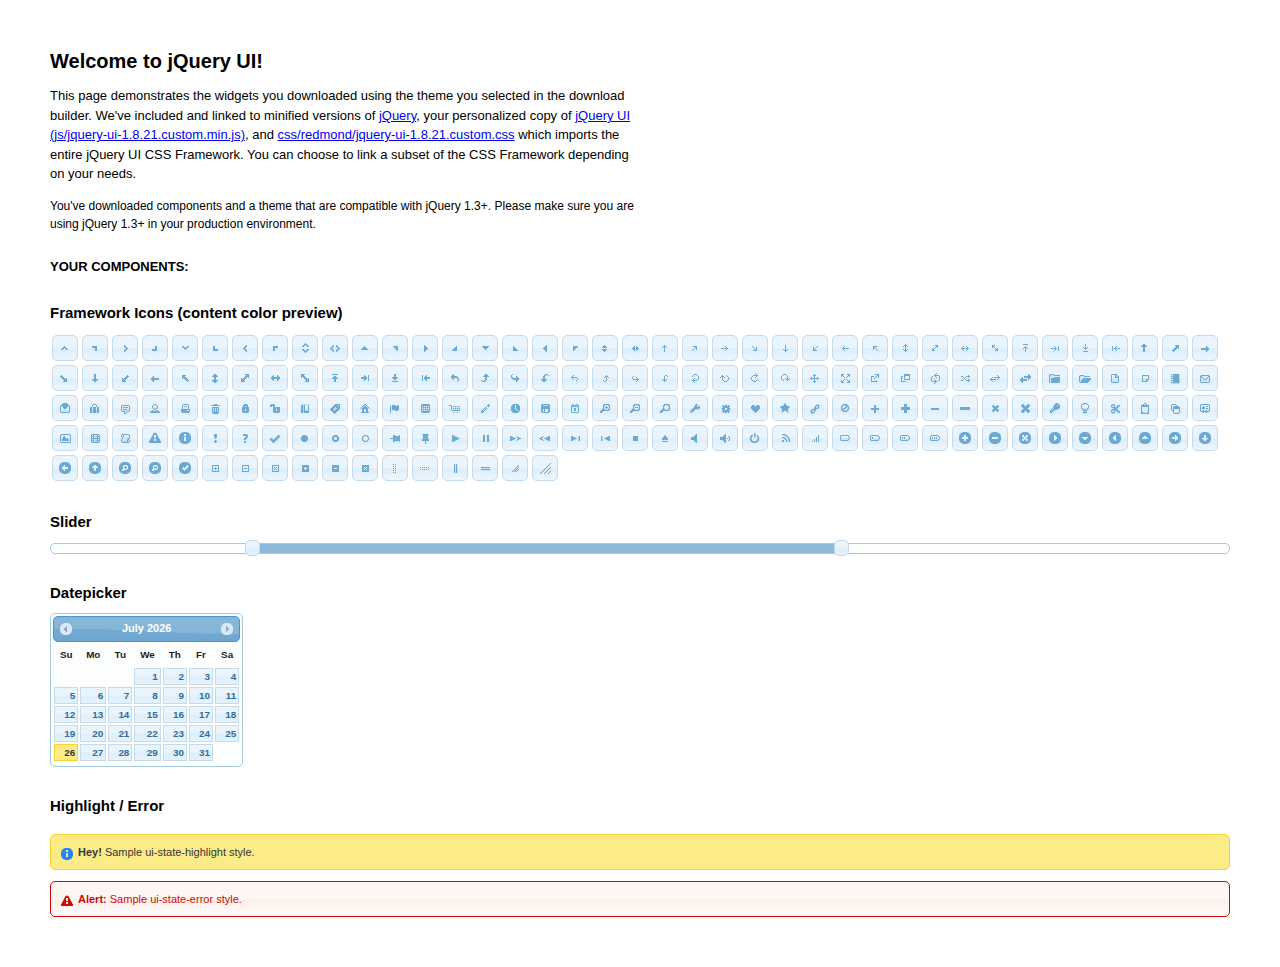
<file: event/ui/index.html>
<!DOCTYPE html>
<html>
	<head>
		<meta http-equiv="Content-Type" content="text/html; charset=iso-8859-1" />
		<title>jQuery UI Example Page</title>
		<link type="text/css" href="css/redmond/jquery-ui-1.8.21.custom.css" rel="stylesheet" />
		<script type="text/javascript" src="js/jquery-1.7.2.min.js"></script>
		<script type="text/javascript" src="js/jquery-ui-1.8.21.custom.min.js"></script>
		<script type="text/javascript">
			$(function(){

				// Datepicker
				$('#datepicker').datepicker({
					inline: true
				});

				// Slider
				$('#slider').slider({
					range: true,
					values: [17, 67]
				});

				//hover states on the static widgets
				$('#dialog_link, ul#icons li').hover(
					function() { $(this).addClass('ui-state-hover'); },
					function() { $(this).removeClass('ui-state-hover'); }
				);

			});
		</script>
		<style type="text/css">
			/*demo page css*/
			body{ font: 62.5% "Trebuchet MS", sans-serif; margin: 50px;}
			.demoHeaders { margin-top: 2em; }
			#dialog_link {padding: .4em 1em .4em 20px;text-decoration: none;position: relative;}
			#dialog_link span.ui-icon {margin: 0 5px 0 0;position: absolute;left: .2em;top: 50%;margin-top: -8px;}
			ul#icons {margin: 0; padding: 0;}
			ul#icons li {margin: 2px; position: relative; padding: 4px 0; cursor: pointer; float: left;  list-style: none;}
			ul#icons span.ui-icon {float: left; margin: 0 4px;}
		</style>
	</head>
	<body>
	<h1>Welcome to jQuery UI!</h1>
	<p style="font-size: 1.3em; line-height: 1.5; margin: 1em 0; width: 50%;">This page demonstrates the widgets you downloaded using the theme you selected in the download builder. We've included and linked to minified versions of <a href="js/jquery-1.7.2.min.js">jQuery</a>, your personalized copy of <a href="js/jquery-ui-1.8.21.custom.min.js">jQuery UI (js/jquery-ui-1.8.21.custom.min.js)</a>, and <a href="css/redmond/jquery-ui-1.8.21.custom.css">css/redmond/jquery-ui-1.8.21.custom.css</a> which imports the entire jQuery UI CSS Framework. You can choose to link a subset of the CSS Framework depending on your needs. </p>
	<p style="font-size: 1.2em; line-height: 1.5; margin: 1em 0; width: 50%;">You've downloaded components and a theme that are compatible with jQuery 1.3+. Please make sure you are using jQuery 1.3+ in your production environment.</p>

	<p style="font-weight: bold; margin: 2em 0 1em; font-size: 1.3em;">YOUR COMPONENTS:</p>


		<h2 class="demoHeaders">Framework Icons (content color preview)</h2>
		<ul id="icons" class="ui-widget ui-helper-clearfix">

		<li class="ui-state-default ui-corner-all" title=".ui-icon-carat-1-n"><span class="ui-icon ui-icon-carat-1-n"></span></li>
		<li class="ui-state-default ui-corner-all" title=".ui-icon-carat-1-ne"><span class="ui-icon ui-icon-carat-1-ne"></span></li>
		<li class="ui-state-default ui-corner-all" title=".ui-icon-carat-1-e"><span class="ui-icon ui-icon-carat-1-e"></span></li>

		<li class="ui-state-default ui-corner-all" title=".ui-icon-carat-1-se"><span class="ui-icon ui-icon-carat-1-se"></span></li>
		<li class="ui-state-default ui-corner-all" title=".ui-icon-carat-1-s"><span class="ui-icon ui-icon-carat-1-s"></span></li>
		<li class="ui-state-default ui-corner-all" title=".ui-icon-carat-1-sw"><span class="ui-icon ui-icon-carat-1-sw"></span></li>
		<li class="ui-state-default ui-corner-all" title=".ui-icon-carat-1-w"><span class="ui-icon ui-icon-carat-1-w"></span></li>
		<li class="ui-state-default ui-corner-all" title=".ui-icon-carat-1-nw"><span class="ui-icon ui-icon-carat-1-nw"></span></li>
		<li class="ui-state-default ui-corner-all" title=".ui-icon-carat-2-n-s"><span class="ui-icon ui-icon-carat-2-n-s"></span></li>
		<li class="ui-state-default ui-corner-all" title=".ui-icon-carat-2-e-w"><span class="ui-icon ui-icon-carat-2-e-w"></span></li>
		<li class="ui-state-default ui-corner-all" title=".ui-icon-triangle-1-n"><span class="ui-icon ui-icon-triangle-1-n"></span></li>
		<li class="ui-state-default ui-corner-all" title=".ui-icon-triangle-1-ne"><span class="ui-icon ui-icon-triangle-1-ne"></span></li>

		<li class="ui-state-default ui-corner-all" title=".ui-icon-triangle-1-e"><span class="ui-icon ui-icon-triangle-1-e"></span></li>
		<li class="ui-state-default ui-corner-all" title=".ui-icon-triangle-1-se"><span class="ui-icon ui-icon-triangle-1-se"></span></li>
		<li class="ui-state-default ui-corner-all" title=".ui-icon-triangle-1-s"><span class="ui-icon ui-icon-triangle-1-s"></span></li>
		<li class="ui-state-default ui-corner-all" title=".ui-icon-triangle-1-sw"><span class="ui-icon ui-icon-triangle-1-sw"></span></li>
		<li class="ui-state-default ui-corner-all" title=".ui-icon-triangle-1-w"><span class="ui-icon ui-icon-triangle-1-w"></span></li>
		<li class="ui-state-default ui-corner-all" title=".ui-icon-triangle-1-nw"><span class="ui-icon ui-icon-triangle-1-nw"></span></li>
		<li class="ui-state-default ui-corner-all" title=".ui-icon-triangle-2-n-s"><span class="ui-icon ui-icon-triangle-2-n-s"></span></li>
		<li class="ui-state-default ui-corner-all" title=".ui-icon-triangle-2-e-w"><span class="ui-icon ui-icon-triangle-2-e-w"></span></li>
		<li class="ui-state-default ui-corner-all" title=".ui-icon-arrow-1-n"><span class="ui-icon ui-icon-arrow-1-n"></span></li>

		<li class="ui-state-default ui-corner-all" title=".ui-icon-arrow-1-ne"><span class="ui-icon ui-icon-arrow-1-ne"></span></li>
		<li class="ui-state-default ui-corner-all" title=".ui-icon-arrow-1-e"><span class="ui-icon ui-icon-arrow-1-e"></span></li>
		<li class="ui-state-default ui-corner-all" title=".ui-icon-arrow-1-se"><span class="ui-icon ui-icon-arrow-1-se"></span></li>
		<li class="ui-state-default ui-corner-all" title=".ui-icon-arrow-1-s"><span class="ui-icon ui-icon-arrow-1-s"></span></li>
		<li class="ui-state-default ui-corner-all" title=".ui-icon-arrow-1-sw"><span class="ui-icon ui-icon-arrow-1-sw"></span></li>
		<li class="ui-state-default ui-corner-all" title=".ui-icon-arrow-1-w"><span class="ui-icon ui-icon-arrow-1-w"></span></li>
		<li class="ui-state-default ui-corner-all" title=".ui-icon-arrow-1-nw"><span class="ui-icon ui-icon-arrow-1-nw"></span></li>
		<li class="ui-state-default ui-corner-all" title=".ui-icon-arrow-2-n-s"><span class="ui-icon ui-icon-arrow-2-n-s"></span></li>
		<li class="ui-state-default ui-corner-all" title=".ui-icon-arrow-2-ne-sw"><span class="ui-icon ui-icon-arrow-2-ne-sw"></span></li>

		<li class="ui-state-default ui-corner-all" title=".ui-icon-arrow-2-e-w"><span class="ui-icon ui-icon-arrow-2-e-w"></span></li>
		<li class="ui-state-default ui-corner-all" title=".ui-icon-arrow-2-se-nw"><span class="ui-icon ui-icon-arrow-2-se-nw"></span></li>
		<li class="ui-state-default ui-corner-all" title=".ui-icon-arrowstop-1-n"><span class="ui-icon ui-icon-arrowstop-1-n"></span></li>
		<li class="ui-state-default ui-corner-all" title=".ui-icon-arrowstop-1-e"><span class="ui-icon ui-icon-arrowstop-1-e"></span></li>
		<li class="ui-state-default ui-corner-all" title=".ui-icon-arrowstop-1-s"><span class="ui-icon ui-icon-arrowstop-1-s"></span></li>
		<li class="ui-state-default ui-corner-all" title=".ui-icon-arrowstop-1-w"><span class="ui-icon ui-icon-arrowstop-1-w"></span></li>
		<li class="ui-state-default ui-corner-all" title=".ui-icon-arrowthick-1-n"><span class="ui-icon ui-icon-arrowthick-1-n"></span></li>
		<li class="ui-state-default ui-corner-all" title=".ui-icon-arrowthick-1-ne"><span class="ui-icon ui-icon-arrowthick-1-ne"></span></li>
		<li class="ui-state-default ui-corner-all" title=".ui-icon-arrowthick-1-e"><span class="ui-icon ui-icon-arrowthick-1-e"></span></li>

		<li class="ui-state-default ui-corner-all" title=".ui-icon-arrowthick-1-se"><span class="ui-icon ui-icon-arrowthick-1-se"></span></li>
		<li class="ui-state-default ui-corner-all" title=".ui-icon-arrowthick-1-s"><span class="ui-icon ui-icon-arrowthick-1-s"></span></li>
		<li class="ui-state-default ui-corner-all" title=".ui-icon-arrowthick-1-sw"><span class="ui-icon ui-icon-arrowthick-1-sw"></span></li>
		<li class="ui-state-default ui-corner-all" title=".ui-icon-arrowthick-1-w"><span class="ui-icon ui-icon-arrowthick-1-w"></span></li>
		<li class="ui-state-default ui-corner-all" title=".ui-icon-arrowthick-1-nw"><span class="ui-icon ui-icon-arrowthick-1-nw"></span></li>
		<li class="ui-state-default ui-corner-all" title=".ui-icon-arrowthick-2-n-s"><span class="ui-icon ui-icon-arrowthick-2-n-s"></span></li>
		<li class="ui-state-default ui-corner-all" title=".ui-icon-arrowthick-2-ne-sw"><span class="ui-icon ui-icon-arrowthick-2-ne-sw"></span></li>
		<li class="ui-state-default ui-corner-all" title=".ui-icon-arrowthick-2-e-w"><span class="ui-icon ui-icon-arrowthick-2-e-w"></span></li>
		<li class="ui-state-default ui-corner-all" title=".ui-icon-arrowthick-2-se-nw"><span class="ui-icon ui-icon-arrowthick-2-se-nw"></span></li>

		<li class="ui-state-default ui-corner-all" title=".ui-icon-arrowthickstop-1-n"><span class="ui-icon ui-icon-arrowthickstop-1-n"></span></li>
		<li class="ui-state-default ui-corner-all" title=".ui-icon-arrowthickstop-1-e"><span class="ui-icon ui-icon-arrowthickstop-1-e"></span></li>
		<li class="ui-state-default ui-corner-all" title=".ui-icon-arrowthickstop-1-s"><span class="ui-icon ui-icon-arrowthickstop-1-s"></span></li>
		<li class="ui-state-default ui-corner-all" title=".ui-icon-arrowthickstop-1-w"><span class="ui-icon ui-icon-arrowthickstop-1-w"></span></li>
		<li class="ui-state-default ui-corner-all" title=".ui-icon-arrowreturnthick-1-w"><span class="ui-icon ui-icon-arrowreturnthick-1-w"></span></li>
		<li class="ui-state-default ui-corner-all" title=".ui-icon-arrowreturnthick-1-n"><span class="ui-icon ui-icon-arrowreturnthick-1-n"></span></li>
		<li class="ui-state-default ui-corner-all" title=".ui-icon-arrowreturnthick-1-e"><span class="ui-icon ui-icon-arrowreturnthick-1-e"></span></li>
		<li class="ui-state-default ui-corner-all" title=".ui-icon-arrowreturnthick-1-s"><span class="ui-icon ui-icon-arrowreturnthick-1-s"></span></li>
		<li class="ui-state-default ui-corner-all" title=".ui-icon-arrowreturn-1-w"><span class="ui-icon ui-icon-arrowreturn-1-w"></span></li>

		<li class="ui-state-default ui-corner-all" title=".ui-icon-arrowreturn-1-n"><span class="ui-icon ui-icon-arrowreturn-1-n"></span></li>
		<li class="ui-state-default ui-corner-all" title=".ui-icon-arrowreturn-1-e"><span class="ui-icon ui-icon-arrowreturn-1-e"></span></li>
		<li class="ui-state-default ui-corner-all" title=".ui-icon-arrowreturn-1-s"><span class="ui-icon ui-icon-arrowreturn-1-s"></span></li>
		<li class="ui-state-default ui-corner-all" title=".ui-icon-arrowrefresh-1-w"><span class="ui-icon ui-icon-arrowrefresh-1-w"></span></li>
		<li class="ui-state-default ui-corner-all" title=".ui-icon-arrowrefresh-1-n"><span class="ui-icon ui-icon-arrowrefresh-1-n"></span></li>
		<li class="ui-state-default ui-corner-all" title=".ui-icon-arrowrefresh-1-e"><span class="ui-icon ui-icon-arrowrefresh-1-e"></span></li>
		<li class="ui-state-default ui-corner-all" title=".ui-icon-arrowrefresh-1-s"><span class="ui-icon ui-icon-arrowrefresh-1-s"></span></li>
		<li class="ui-state-default ui-corner-all" title=".ui-icon-arrow-4"><span class="ui-icon ui-icon-arrow-4"></span></li>
		<li class="ui-state-default ui-corner-all" title=".ui-icon-arrow-4-diag"><span class="ui-icon ui-icon-arrow-4-diag"></span></li>

		<li class="ui-state-default ui-corner-all" title=".ui-icon-extlink"><span class="ui-icon ui-icon-extlink"></span></li>
		<li class="ui-state-default ui-corner-all" title=".ui-icon-newwin"><span class="ui-icon ui-icon-newwin"></span></li>
		<li class="ui-state-default ui-corner-all" title=".ui-icon-refresh"><span class="ui-icon ui-icon-refresh"></span></li>
		<li class="ui-state-default ui-corner-all" title=".ui-icon-shuffle"><span class="ui-icon ui-icon-shuffle"></span></li>
		<li class="ui-state-default ui-corner-all" title=".ui-icon-transfer-e-w"><span class="ui-icon ui-icon-transfer-e-w"></span></li>
		<li class="ui-state-default ui-corner-all" title=".ui-icon-transferthick-e-w"><span class="ui-icon ui-icon-transferthick-e-w"></span></li>
		<li class="ui-state-default ui-corner-all" title=".ui-icon-folder-collapsed"><span class="ui-icon ui-icon-folder-collapsed"></span></li>
		<li class="ui-state-default ui-corner-all" title=".ui-icon-folder-open"><span class="ui-icon ui-icon-folder-open"></span></li>
		<li class="ui-state-default ui-corner-all" title=".ui-icon-document"><span class="ui-icon ui-icon-document"></span></li>

		<li class="ui-state-default ui-corner-all" title=".ui-icon-document-b"><span class="ui-icon ui-icon-document-b"></span></li>
		<li class="ui-state-default ui-corner-all" title=".ui-icon-note"><span class="ui-icon ui-icon-note"></span></li>
		<li class="ui-state-default ui-corner-all" title=".ui-icon-mail-closed"><span class="ui-icon ui-icon-mail-closed"></span></li>
		<li class="ui-state-default ui-corner-all" title=".ui-icon-mail-open"><span class="ui-icon ui-icon-mail-open"></span></li>
		<li class="ui-state-default ui-corner-all" title=".ui-icon-suitcase"><span class="ui-icon ui-icon-suitcase"></span></li>
		<li class="ui-state-default ui-corner-all" title=".ui-icon-comment"><span class="ui-icon ui-icon-comment"></span></li>
		<li class="ui-state-default ui-corner-all" title=".ui-icon-person"><span class="ui-icon ui-icon-person"></span></li>
		<li class="ui-state-default ui-corner-all" title=".ui-icon-print"><span class="ui-icon ui-icon-print"></span></li>
		<li class="ui-state-default ui-corner-all" title=".ui-icon-trash"><span class="ui-icon ui-icon-trash"></span></li>

		<li class="ui-state-default ui-corner-all" title=".ui-icon-locked"><span class="ui-icon ui-icon-locked"></span></li>
		<li class="ui-state-default ui-corner-all" title=".ui-icon-unlocked"><span class="ui-icon ui-icon-unlocked"></span></li>
		<li class="ui-state-default ui-corner-all" title=".ui-icon-bookmark"><span class="ui-icon ui-icon-bookmark"></span></li>
		<li class="ui-state-default ui-corner-all" title=".ui-icon-tag"><span class="ui-icon ui-icon-tag"></span></li>
		<li class="ui-state-default ui-corner-all" title=".ui-icon-home"><span class="ui-icon ui-icon-home"></span></li>
		<li class="ui-state-default ui-corner-all" title=".ui-icon-flag"><span class="ui-icon ui-icon-flag"></span></li>
		<li class="ui-state-default ui-corner-all" title=".ui-icon-calculator"><span class="ui-icon ui-icon-calculator"></span></li>
		<li class="ui-state-default ui-corner-all" title=".ui-icon-cart"><span class="ui-icon ui-icon-cart"></span></li>
		<li class="ui-state-default ui-corner-all" title=".ui-icon-pencil"><span class="ui-icon ui-icon-pencil"></span></li>

		<li class="ui-state-default ui-corner-all" title=".ui-icon-clock"><span class="ui-icon ui-icon-clock"></span></li>
		<li class="ui-state-default ui-corner-all" title=".ui-icon-disk"><span class="ui-icon ui-icon-disk"></span></li>
		<li class="ui-state-default ui-corner-all" title=".ui-icon-calendar"><span class="ui-icon ui-icon-calendar"></span></li>
		<li class="ui-state-default ui-corner-all" title=".ui-icon-zoomin"><span class="ui-icon ui-icon-zoomin"></span></li>
		<li class="ui-state-default ui-corner-all" title=".ui-icon-zoomout"><span class="ui-icon ui-icon-zoomout"></span></li>
		<li class="ui-state-default ui-corner-all" title=".ui-icon-search"><span class="ui-icon ui-icon-search"></span></li>
		<li class="ui-state-default ui-corner-all" title=".ui-icon-wrench"><span class="ui-icon ui-icon-wrench"></span></li>
		<li class="ui-state-default ui-corner-all" title=".ui-icon-gear"><span class="ui-icon ui-icon-gear"></span></li>
		<li class="ui-state-default ui-corner-all" title=".ui-icon-heart"><span class="ui-icon ui-icon-heart"></span></li>

		<li class="ui-state-default ui-corner-all" title=".ui-icon-star"><span class="ui-icon ui-icon-star"></span></li>
		<li class="ui-state-default ui-corner-all" title=".ui-icon-link"><span class="ui-icon ui-icon-link"></span></li>
		<li class="ui-state-default ui-corner-all" title=".ui-icon-cancel"><span class="ui-icon ui-icon-cancel"></span></li>
		<li class="ui-state-default ui-corner-all" title=".ui-icon-plus"><span class="ui-icon ui-icon-plus"></span></li>
		<li class="ui-state-default ui-corner-all" title=".ui-icon-plusthick"><span class="ui-icon ui-icon-plusthick"></span></li>
		<li class="ui-state-default ui-corner-all" title=".ui-icon-minus"><span class="ui-icon ui-icon-minus"></span></li>
		<li class="ui-state-default ui-corner-all" title=".ui-icon-minusthick"><span class="ui-icon ui-icon-minusthick"></span></li>
		<li class="ui-state-default ui-corner-all" title=".ui-icon-close"><span class="ui-icon ui-icon-close"></span></li>
		<li class="ui-state-default ui-corner-all" title=".ui-icon-closethick"><span class="ui-icon ui-icon-closethick"></span></li>

		<li class="ui-state-default ui-corner-all" title=".ui-icon-key"><span class="ui-icon ui-icon-key"></span></li>
		<li class="ui-state-default ui-corner-all" title=".ui-icon-lightbulb"><span class="ui-icon ui-icon-lightbulb"></span></li>
		<li class="ui-state-default ui-corner-all" title=".ui-icon-scissors"><span class="ui-icon ui-icon-scissors"></span></li>
		<li class="ui-state-default ui-corner-all" title=".ui-icon-clipboard"><span class="ui-icon ui-icon-clipboard"></span></li>
		<li class="ui-state-default ui-corner-all" title=".ui-icon-copy"><span class="ui-icon ui-icon-copy"></span></li>
		<li class="ui-state-default ui-corner-all" title=".ui-icon-contact"><span class="ui-icon ui-icon-contact"></span></li>
		<li class="ui-state-default ui-corner-all" title=".ui-icon-image"><span class="ui-icon ui-icon-image"></span></li>
		<li class="ui-state-default ui-corner-all" title=".ui-icon-video"><span class="ui-icon ui-icon-video"></span></li>
		<li class="ui-state-default ui-corner-all" title=".ui-icon-script"><span class="ui-icon ui-icon-script"></span></li>
		<li class="ui-state-default ui-corner-all" title=".ui-icon-alert"><span class="ui-icon ui-icon-alert"></span></li>

		<li class="ui-state-default ui-corner-all" title=".ui-icon-info"><span class="ui-icon ui-icon-info"></span></li>
		<li class="ui-state-default ui-corner-all" title=".ui-icon-notice"><span class="ui-icon ui-icon-notice"></span></li>
		<li class="ui-state-default ui-corner-all" title=".ui-icon-help"><span class="ui-icon ui-icon-help"></span></li>
		<li class="ui-state-default ui-corner-all" title=".ui-icon-check"><span class="ui-icon ui-icon-check"></span></li>
		<li class="ui-state-default ui-corner-all" title=".ui-icon-bullet"><span class="ui-icon ui-icon-bullet"></span></li>
		<li class="ui-state-default ui-corner-all" title=".ui-icon-radio-off"><span class="ui-icon ui-icon-radio-off"></span></li>
		<li class="ui-state-default ui-corner-all" title=".ui-icon-radio-on"><span class="ui-icon ui-icon-radio-on"></span></li>
		<li class="ui-state-default ui-corner-all" title=".ui-icon-pin-w"><span class="ui-icon ui-icon-pin-w"></span></li>
		<li class="ui-state-default ui-corner-all" title=".ui-icon-pin-s"><span class="ui-icon ui-icon-pin-s"></span></li>
		<li class="ui-state-default ui-corner-all" title=".ui-icon-play"><span class="ui-icon ui-icon-play"></span></li>
		<li class="ui-state-default ui-corner-all" title=".ui-icon-pause"><span class="ui-icon ui-icon-pause"></span></li>

		<li class="ui-state-default ui-corner-all" title=".ui-icon-seek-next"><span class="ui-icon ui-icon-seek-next"></span></li>
		<li class="ui-state-default ui-corner-all" title=".ui-icon-seek-prev"><span class="ui-icon ui-icon-seek-prev"></span></li>
		<li class="ui-state-default ui-corner-all" title=".ui-icon-seek-end"><span class="ui-icon ui-icon-seek-end"></span></li>
		<li class="ui-state-default ui-corner-all" title=".ui-icon-seek-first"><span class="ui-icon ui-icon-seek-first"></span></li>
		<li class="ui-state-default ui-corner-all" title=".ui-icon-stop"><span class="ui-icon ui-icon-stop"></span></li>
		<li class="ui-state-default ui-corner-all" title=".ui-icon-eject"><span class="ui-icon ui-icon-eject"></span></li>
		<li class="ui-state-default ui-corner-all" title=".ui-icon-volume-off"><span class="ui-icon ui-icon-volume-off"></span></li>
		<li class="ui-state-default ui-corner-all" title=".ui-icon-volume-on"><span class="ui-icon ui-icon-volume-on"></span></li>
		<li class="ui-state-default ui-corner-all" title=".ui-icon-power"><span class="ui-icon ui-icon-power"></span></li>

		<li class="ui-state-default ui-corner-all" title=".ui-icon-signal-diag"><span class="ui-icon ui-icon-signal-diag"></span></li>
		<li class="ui-state-default ui-corner-all" title=".ui-icon-signal"><span class="ui-icon ui-icon-signal"></span></li>
		<li class="ui-state-default ui-corner-all" title=".ui-icon-battery-0"><span class="ui-icon ui-icon-battery-0"></span></li>
		<li class="ui-state-default ui-corner-all" title=".ui-icon-battery-1"><span class="ui-icon ui-icon-battery-1"></span></li>
		<li class="ui-state-default ui-corner-all" title=".ui-icon-battery-2"><span class="ui-icon ui-icon-battery-2"></span></li>
		<li class="ui-state-default ui-corner-all" title=".ui-icon-battery-3"><span class="ui-icon ui-icon-battery-3"></span></li>
		<li class="ui-state-default ui-corner-all" title=".ui-icon-circle-plus"><span class="ui-icon ui-icon-circle-plus"></span></li>
		<li class="ui-state-default ui-corner-all" title=".ui-icon-circle-minus"><span class="ui-icon ui-icon-circle-minus"></span></li>
		<li class="ui-state-default ui-corner-all" title=".ui-icon-circle-close"><span class="ui-icon ui-icon-circle-close"></span></li>

		<li class="ui-state-default ui-corner-all" title=".ui-icon-circle-triangle-e"><span class="ui-icon ui-icon-circle-triangle-e"></span></li>
		<li class="ui-state-default ui-corner-all" title=".ui-icon-circle-triangle-s"><span class="ui-icon ui-icon-circle-triangle-s"></span></li>
		<li class="ui-state-default ui-corner-all" title=".ui-icon-circle-triangle-w"><span class="ui-icon ui-icon-circle-triangle-w"></span></li>
		<li class="ui-state-default ui-corner-all" title=".ui-icon-circle-triangle-n"><span class="ui-icon ui-icon-circle-triangle-n"></span></li>
		<li class="ui-state-default ui-corner-all" title=".ui-icon-circle-arrow-e"><span class="ui-icon ui-icon-circle-arrow-e"></span></li>
		<li class="ui-state-default ui-corner-all" title=".ui-icon-circle-arrow-s"><span class="ui-icon ui-icon-circle-arrow-s"></span></li>
		<li class="ui-state-default ui-corner-all" title=".ui-icon-circle-arrow-w"><span class="ui-icon ui-icon-circle-arrow-w"></span></li>
		<li class="ui-state-default ui-corner-all" title=".ui-icon-circle-arrow-n"><span class="ui-icon ui-icon-circle-arrow-n"></span></li>
		<li class="ui-state-default ui-corner-all" title=".ui-icon-circle-zoomin"><span class="ui-icon ui-icon-circle-zoomin"></span></li>

		<li class="ui-state-default ui-corner-all" title=".ui-icon-circle-zoomout"><span class="ui-icon ui-icon-circle-zoomout"></span></li>
		<li class="ui-state-default ui-corner-all" title=".ui-icon-circle-check"><span class="ui-icon ui-icon-circle-check"></span></li>
		<li class="ui-state-default ui-corner-all" title=".ui-icon-circlesmall-plus"><span class="ui-icon ui-icon-circlesmall-plus"></span></li>
		<li class="ui-state-default ui-corner-all" title=".ui-icon-circlesmall-minus"><span class="ui-icon ui-icon-circlesmall-minus"></span></li>
		<li class="ui-state-default ui-corner-all" title=".ui-icon-circlesmall-close"><span class="ui-icon ui-icon-circlesmall-close"></span></li>
		<li class="ui-state-default ui-corner-all" title=".ui-icon-squaresmall-plus"><span class="ui-icon ui-icon-squaresmall-plus"></span></li>
		<li class="ui-state-default ui-corner-all" title=".ui-icon-squaresmall-minus"><span class="ui-icon ui-icon-squaresmall-minus"></span></li>
		<li class="ui-state-default ui-corner-all" title=".ui-icon-squaresmall-close"><span class="ui-icon ui-icon-squaresmall-close"></span></li>
		<li class="ui-state-default ui-corner-all" title=".ui-icon-grip-dotted-vertical"><span class="ui-icon ui-icon-grip-dotted-vertical"></span></li>

		<li class="ui-state-default ui-corner-all" title=".ui-icon-grip-dotted-horizontal"><span class="ui-icon ui-icon-grip-dotted-horizontal"></span></li>
		<li class="ui-state-default ui-corner-all" title=".ui-icon-grip-solid-vertical"><span class="ui-icon ui-icon-grip-solid-vertical"></span></li>
		<li class="ui-state-default ui-corner-all" title=".ui-icon-grip-solid-horizontal"><span class="ui-icon ui-icon-grip-solid-horizontal"></span></li>
		<li class="ui-state-default ui-corner-all" title=".ui-icon-gripsmall-diagonal-se"><span class="ui-icon ui-icon-gripsmall-diagonal-se"></span></li>
		<li class="ui-state-default ui-corner-all" title=".ui-icon-grip-diagonal-se"><span class="ui-icon ui-icon-grip-diagonal-se"></span></li>
		</ul>


		<!-- Slider -->
		<h2 class="demoHeaders">Slider</h2>
		<div id="slider"></div>

		<!-- Datepicker -->
		<h2 class="demoHeaders">Datepicker</h2>
		<div id="datepicker"></div>

		<!-- Highlight / Error -->
		<h2 class="demoHeaders">Highlight / Error</h2>
		<div class="ui-widget">
			<div class="ui-state-highlight ui-corner-all" style="margin-top: 20px; padding: 0 .7em;">
				<p><span class="ui-icon ui-icon-info" style="float: left; margin-right: .3em;"></span>
				<strong>Hey!</strong> Sample ui-state-highlight style.</p>
			</div>
		</div>
		<br/>
		<div class="ui-widget">
			<div class="ui-state-error ui-corner-all" style="padding: 0 .7em;">
				<p><span class="ui-icon ui-icon-alert" style="float: left; margin-right: .3em;"></span>
				<strong>Alert:</strong> Sample ui-state-error style.</p>
			</div>
		</div>

	</body>
</html>
</file>
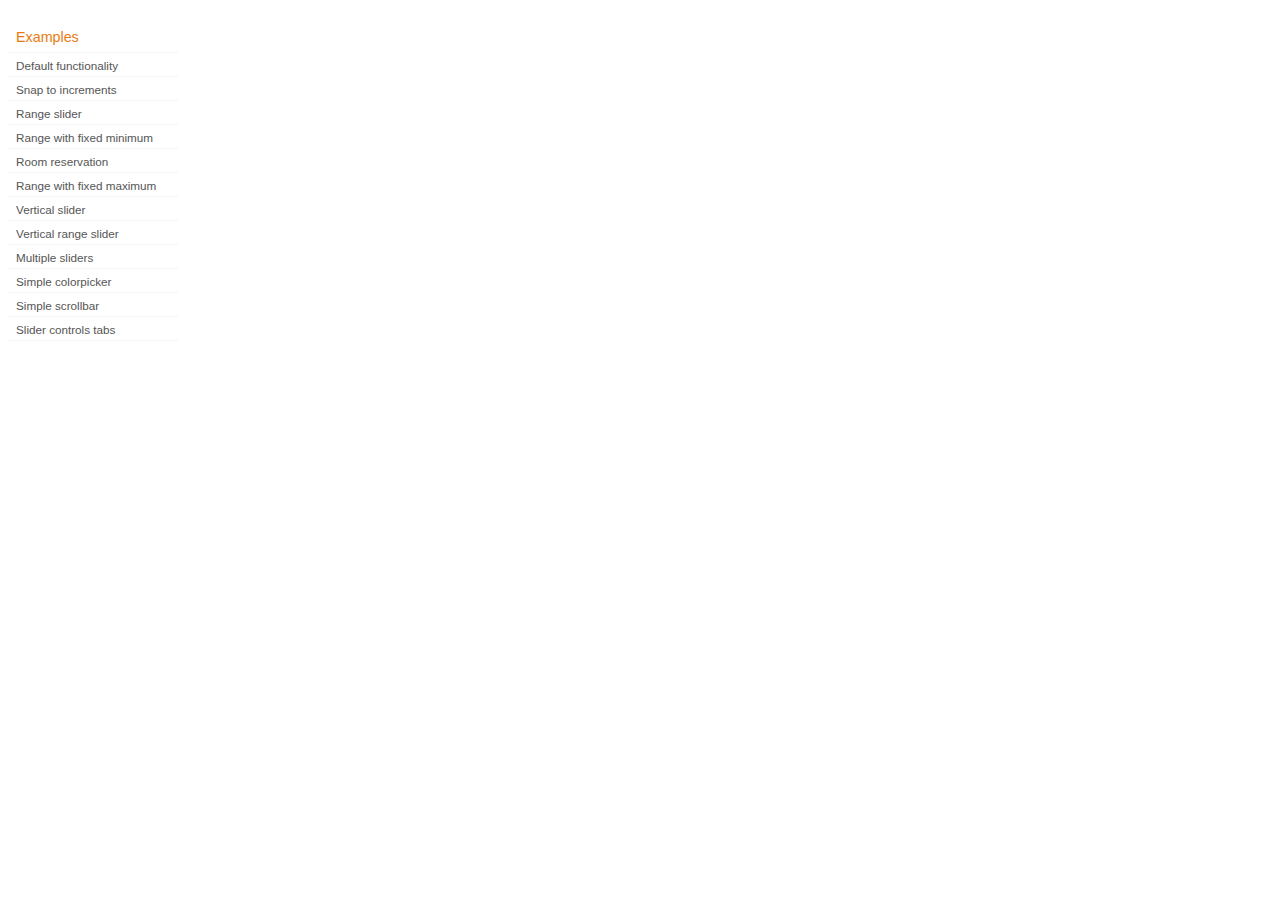
<file: event/ui/development-bundle/demos/slider/index.html>
<!DOCTYPE html>
<html lang="en">
<head>
	<meta charset="utf-8">
	<title>jQuery UI Slider Demos</title>
	<link rel="stylesheet" href="../demos.css">
</head>
<body>

<div class="demos-nav">
	<h4>Examples</h4>
	<ul>
		<li class="demo-config-on"><a href="default.html">Default functionality</a></li>
		<li><a href="steps.html">Snap to increments</a></li>
		<li><a href="range.html">Range slider</a></li>
		<li><a href="rangemin.html">Range with fixed minimum</a></li>
		<li><a href="hotelrooms.html">Room reservation</a></li>
		<li><a href="rangemax.html">Range with fixed maximum</a></li>
		<li><a href="slider-vertical.html">Vertical slider</a></li>
		<li><a href="range-vertical.html">Vertical range slider</a></li>
		<li><a href="multiple-vertical.html">Multiple sliders</a></li>
		<li><a href="colorpicker.html">Simple colorpicker</a></li>
		<li><a href="side-scroll.html">Simple scrollbar</a></li>
		<li><a href="tabs.html">Slider controls tabs</a></li>
	</ul>
</div>

</body>
</html>
</file>
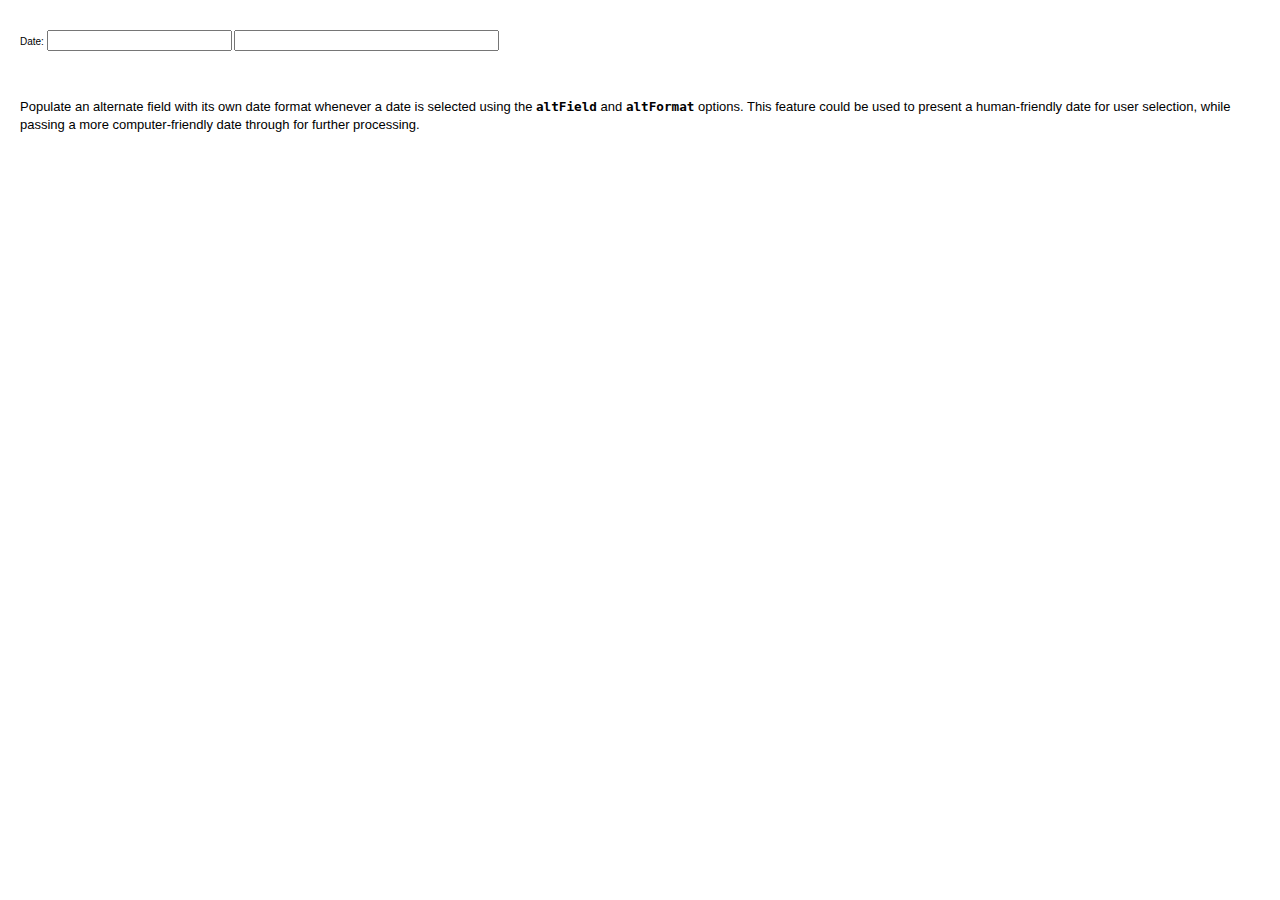
<file: event/ui/development-bundle/demos/datepicker/alt-field.html>
<!DOCTYPE html>
<html lang="en">
<head>
	<meta charset="utf-8">
	<title>jQuery UI Datepicker - Populate alternate field</title>
	<link rel="stylesheet" href="../../themes/base/jquery.ui.all.css">
	<script src="../../jquery-1.7.2.js"></script>
	<script src="../../ui/jquery.ui.core.js"></script>
	<script src="../../ui/jquery.ui.widget.js"></script>
	<script src="../../ui/jquery.ui.datepicker.js"></script>
	<link rel="stylesheet" href="../demos.css">
	<script>
	$(function() {
		$( "#datepicker" ).datepicker({
			altField: "#alternate",
			altFormat: "DD, d MM, yy"
		});
	});
	</script>
</head>
<body>

<div class="demo">

<p>Date: <input type="text" id="datepicker">&nbsp;<input type="text" id="alternate" size="30"/></p>

</div><!-- End demo -->



<div class="demo-description">
<p>Populate an alternate field with its own date format whenever a date is selected using the <code>altField</code> and <code>altFormat</code> options.  This feature could be used to present a human-friendly date for user selection, while passing a more computer-friendly date through for further processing.</p>
</div><!-- End demo-description -->

</body>
</html>
</file>
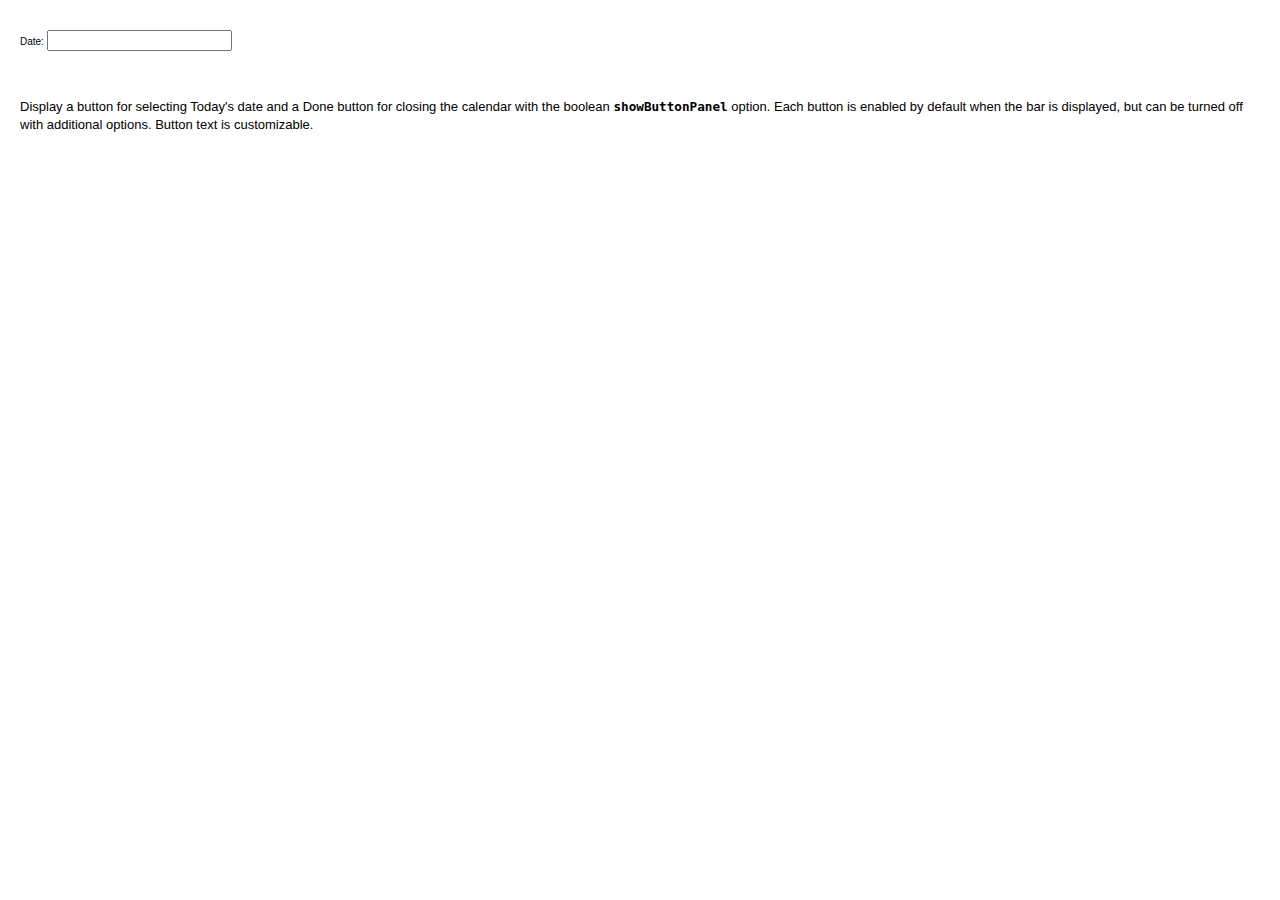
<file: event/ui/development-bundle/demos/datepicker/buttonbar.html>
<!DOCTYPE html>
<html lang="en">
<head>
	<meta charset="utf-8">
	<title>jQuery UI Datepicker - Display button bar</title>
	<link rel="stylesheet" href="../../themes/base/jquery.ui.all.css">
	<script src="../../jquery-1.7.2.js"></script>
	<script src="../../ui/jquery.ui.core.js"></script>
	<script src="../../ui/jquery.ui.widget.js"></script>
	<script src="../../ui/jquery.ui.datepicker.js"></script>
	<link rel="stylesheet" href="../demos.css">
	<script>
	$(function() {
		$( "#datepicker" ).datepicker({
			showButtonPanel: true
		});
	});
	</script>
</head>
<body>

<div class="demo">

<p>Date: <input type="text" id="datepicker"></p>

</div><!-- End demo -->



<div class="demo-description">
<p>Display a button for selecting Today's date and a Done button for closing the calendar with the boolean <code>showButtonPanel</code> option.  Each button is enabled by default when the bar is displayed, but can be turned off with additional options.  Button text is customizable.</p>
</div><!-- End demo-description -->

</body>
</html>
</file>
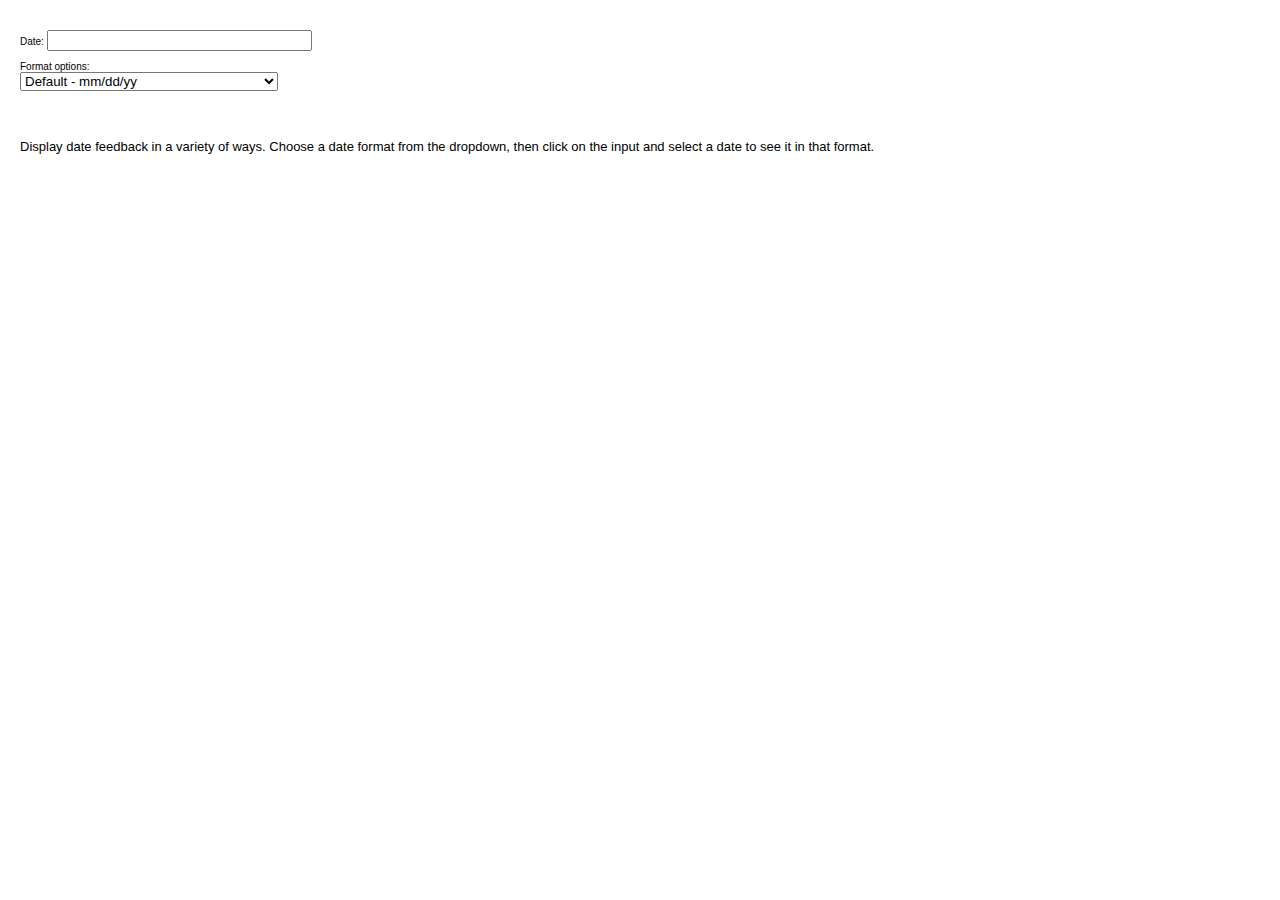
<file: event/ui/development-bundle/demos/datepicker/date-formats.html>
<!DOCTYPE html>
<html lang="en">
<head>
	<meta charset="utf-8">
	<title>jQuery UI Datepicker - Format date</title>
	<link rel="stylesheet" href="../../themes/base/jquery.ui.all.css">
	<script src="../../jquery-1.7.2.js"></script>
	<script src="../../ui/jquery.ui.core.js"></script>
	<script src="../../ui/jquery.ui.widget.js"></script>
	<script src="../../ui/jquery.ui.datepicker.js"></script>
	<link rel="stylesheet" href="../demos.css">
	<script>
	$(function() {
		$( "#datepicker" ).datepicker();
		$( "#format" ).change(function() {
			$( "#datepicker" ).datepicker( "option", "dateFormat", $( this ).val() );
		});
	});
	</script>
</head>
<body>

<div class="demo">

<p>Date: <input type="text" id="datepicker" size="30"/></p>

<p>Format options:<br />
	<select id="format">
		<option value="mm/dd/yy">Default - mm/dd/yy</option>
		<option value="yy-mm-dd">ISO 8601 - yy-mm-dd</option>
		<option value="d M, y">Short - d M, y</option>
		<option value="d MM, y">Medium - d MM, y</option>
		<option value="DD, d MM, yy">Full - DD, d MM, yy</option>
		<option value="'day' d 'of' MM 'in the year' yy">With text - 'day' d 'of' MM 'in the year' yy</option>
	</select>
</p>

</div><!-- End demo -->



<div class="demo-description">
<p>Display date feedback in a variety of ways.  Choose a date format from the dropdown, then click on the input and select a date to see it in that format.</p>
</div><!-- End demo-description -->

</body>
</html>
</file>
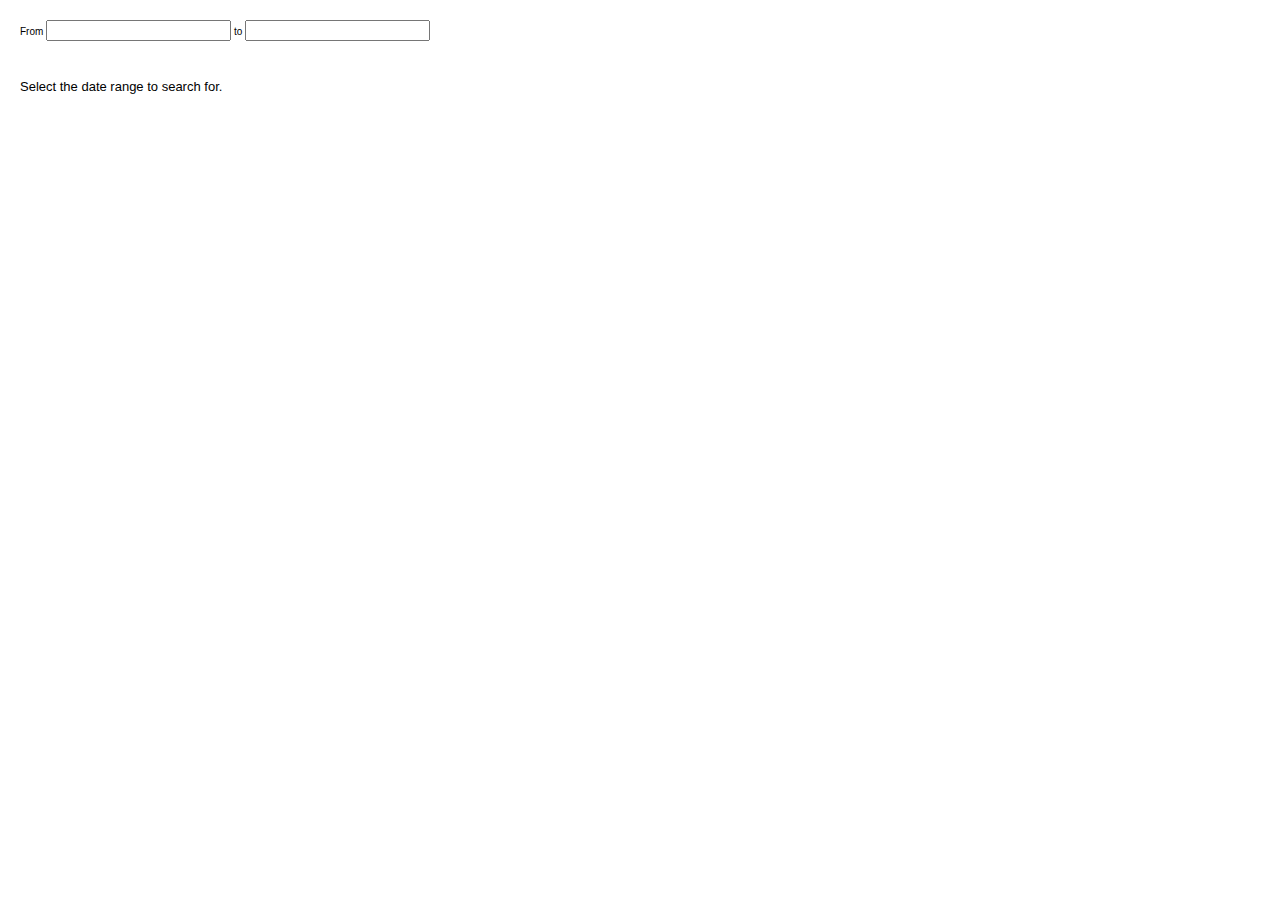
<file: event/ui/development-bundle/demos/datepicker/date-range.html>
<!DOCTYPE html>
<html lang="en">
<head>
	<meta charset="utf-8">
	<title>jQuery UI Datepicker - Select a Date Range</title>
	<link rel="stylesheet" href="../../themes/base/jquery.ui.all.css">
	<script src="../../jquery-1.7.2.js"></script>
	<script src="../../ui/jquery.ui.core.js"></script>
	<script src="../../ui/jquery.ui.widget.js"></script>
	<script src="../../ui/jquery.ui.datepicker.js"></script>
	<link rel="stylesheet" href="../demos.css">
	<script>
	$(function() {
		$( "#from" ).datepicker({
			defaultDate: "+1w",
			changeMonth: true,
			numberOfMonths: 3,
			onSelect: function( selectedDate ) {
				$( "#to" ).datepicker( "option", "minDate", selectedDate );
			}
		});
		$( "#to" ).datepicker({
			defaultDate: "+1w",
			changeMonth: true,
			numberOfMonths: 3,
			onSelect: function( selectedDate ) {
				$( "#from" ).datepicker( "option", "maxDate", selectedDate );
			}
		});
	});
	</script>
</head>
<body>

<div class="demo">

<label for="from">From</label>
<input type="text" id="from" name="from"/>
<label for="to">to</label>
<input type="text" id="to" name="to"/>

</div><!-- End demo -->



<div class="demo-description">
<p>Select the date range to search for.</p>
</div><!-- End demo-description -->

</body>
</html>
</file>
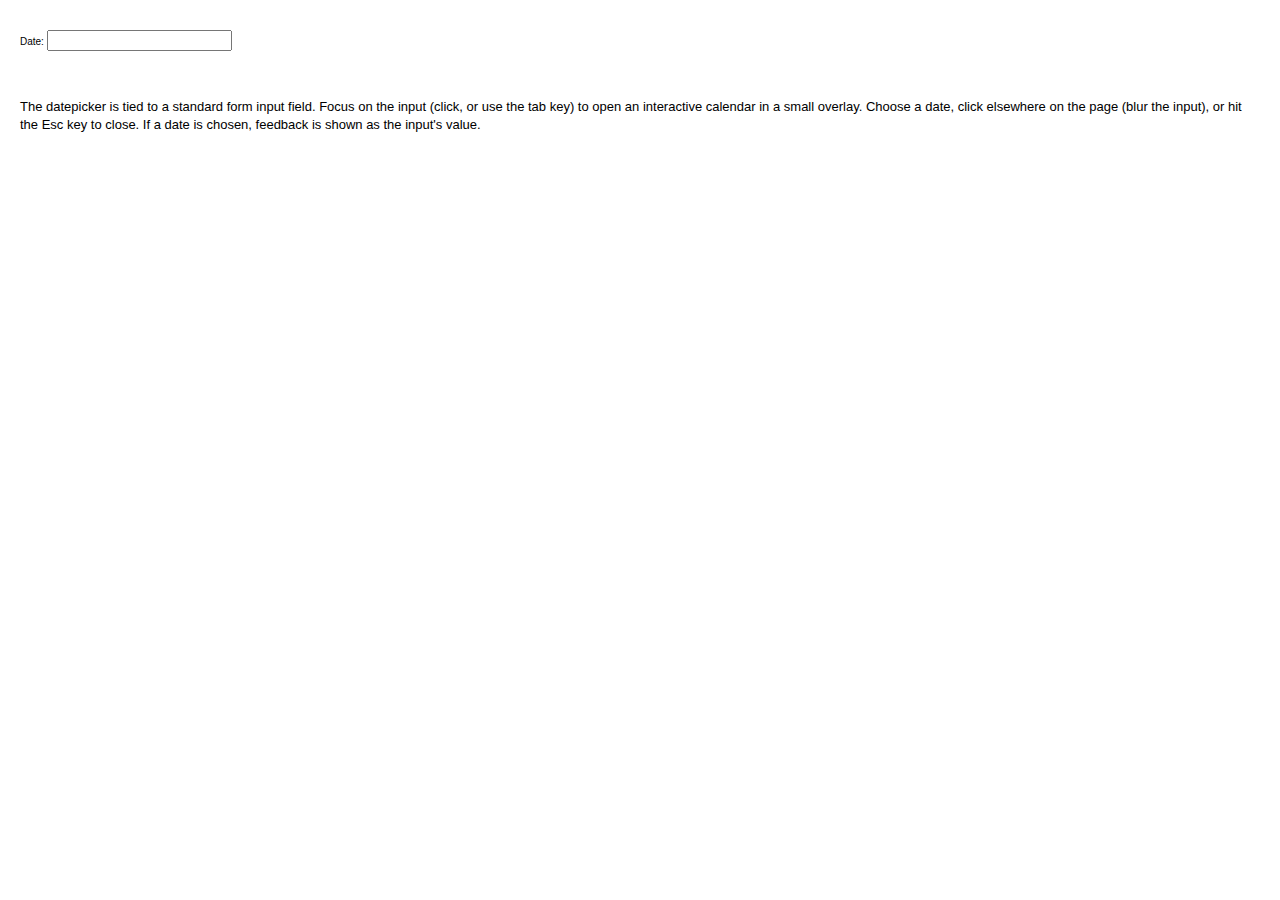
<file: event/ui/development-bundle/demos/datepicker/default.html>
<!DOCTYPE html>
<html lang="en">
<head>
	<meta charset="utf-8">
	<title>jQuery UI Datepicker - Default functionality</title>
	<link rel="stylesheet" href="../../themes/base/jquery.ui.all.css">
	<script src="../../jquery-1.7.2.js"></script>
	<script src="../../ui/jquery.ui.core.js"></script>
	<script src="../../ui/jquery.ui.widget.js"></script>
	<script src="../../ui/jquery.ui.datepicker.js"></script>
	<link rel="stylesheet" href="../demos.css">
	<script>
	$(function() {
		$( "#datepicker" ).datepicker();
	});
	</script>
</head>
<body>

<div class="demo">

<p>Date: <input type="text" id="datepicker"></p>

</div><!-- End demo -->



<div class="demo-description">
<p>The datepicker is tied to a standard form input field.  Focus on the input (click, or use the tab key) to open an interactive calendar in a small overlay.  Choose a date, click elsewhere on the page (blur the input), or hit the Esc key to close. If a date is chosen, feedback is shown as the input's value.</p>
</div><!-- End demo-description -->

</body>
</html>
</file>
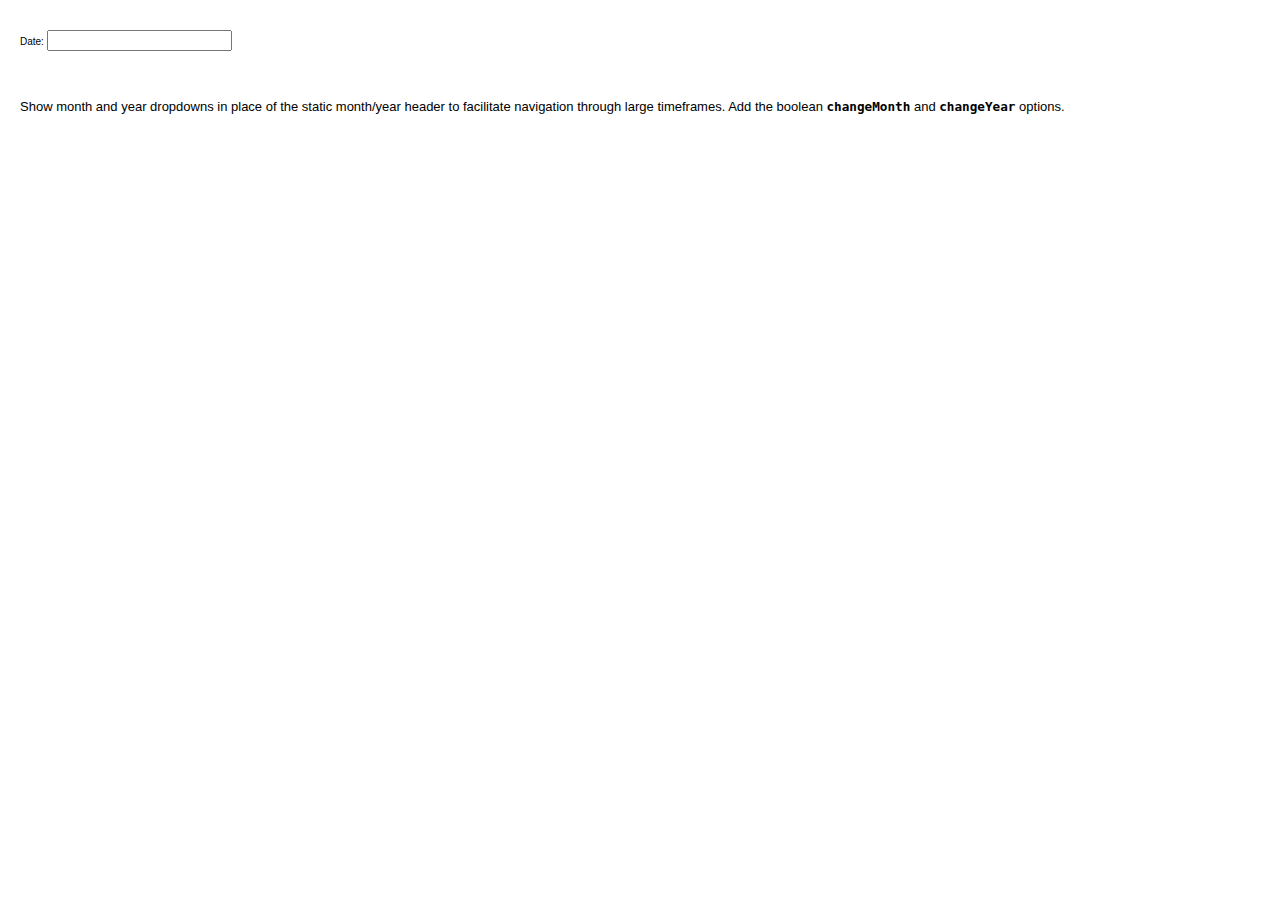
<file: event/ui/development-bundle/demos/datepicker/dropdown-month-year.html>
<!DOCTYPE html>
<html lang="en">
<head>
	<meta charset="utf-8">
	<title>jQuery UI Datepicker - Display month &amp; year menus</title>
	<link rel="stylesheet" href="../../themes/base/jquery.ui.all.css">
	<script src="../../jquery-1.7.2.js"></script>
	<script src="../../ui/jquery.ui.core.js"></script>
	<script src="../../ui/jquery.ui.widget.js"></script>
	<script src="../../ui/jquery.ui.datepicker.js"></script>
	<link rel="stylesheet" href="../demos.css">
	<script>
	$(function() {
		$( "#datepicker" ).datepicker({
			changeMonth: true,
			changeYear: true
		});
	});
	</script>
</head>
<body>

<div class="demo">

<p>Date: <input type="text" id="datepicker"></p>

</div><!-- End demo -->



<div class="demo-description">
<p>Show month and year dropdowns in place of the static month/year header to facilitate navigation through large timeframes.  Add the boolean <code>changeMonth</code> and <code>changeYear</code> options.</p>
</div><!-- End demo-description -->

</body>
</html>
</file>
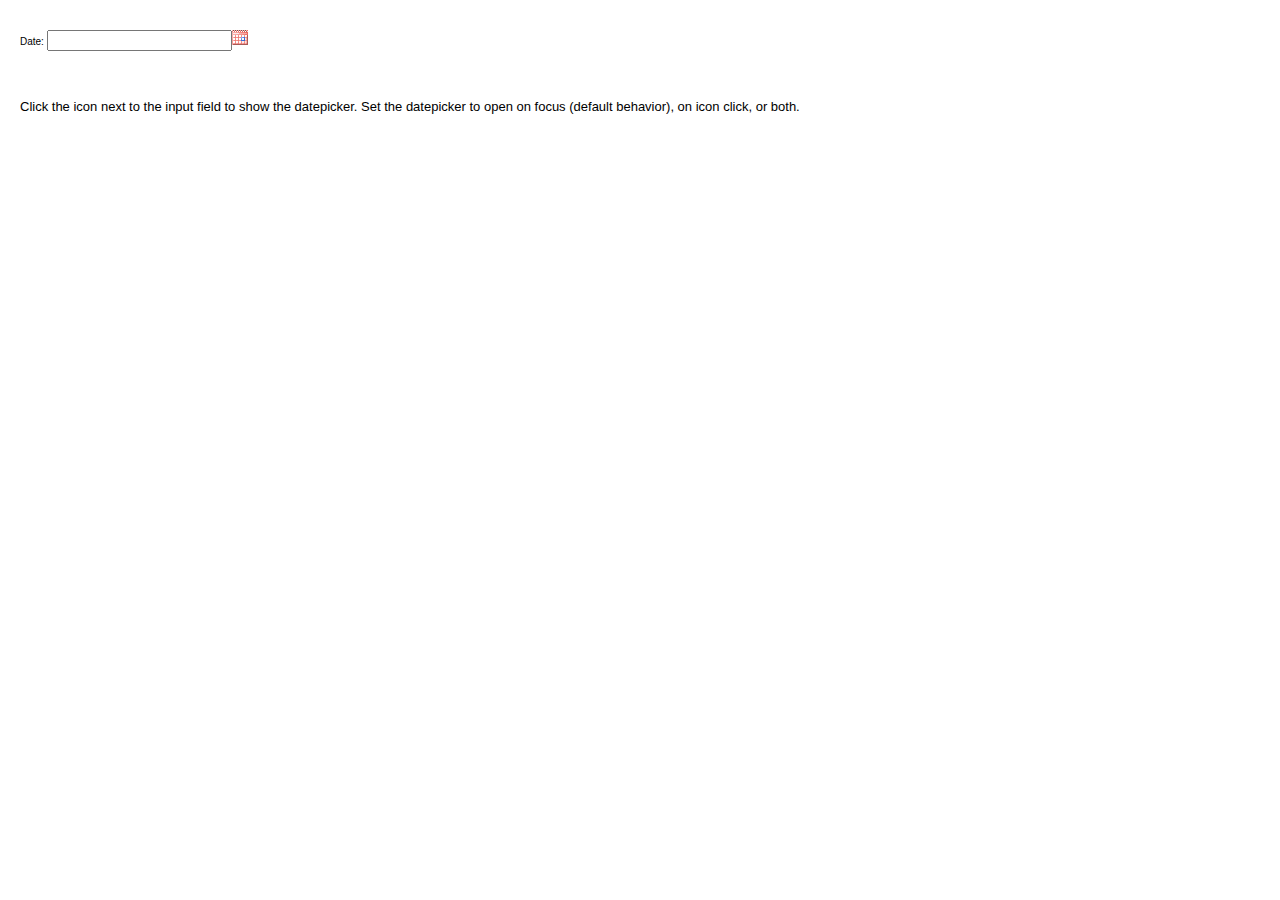
<file: event/ui/development-bundle/demos/datepicker/icon-trigger.html>
<!DOCTYPE html>
<html lang="en">
<head>
	<meta charset="utf-8">
	<title>jQuery UI Datepicker - Icon trigger</title>
	<link rel="stylesheet" href="../../themes/base/jquery.ui.all.css">
	<script src="../../jquery-1.7.2.js"></script>
	<script src="../../ui/jquery.ui.core.js"></script>
	<script src="../../ui/jquery.ui.widget.js"></script>
	<script src="../../ui/jquery.ui.datepicker.js"></script>
	<link rel="stylesheet" href="../demos.css">
	<script>
	$(function() {
		$( "#datepicker" ).datepicker({
			showOn: "button",
			buttonImage: "images/calendar.gif",
			buttonImageOnly: true
		});
	});
	</script>
</head>
<body>

<div class="demo">

<p>Date: <input type="text" id="datepicker"></p>

</div><!-- End demo -->



<div class="demo-description">
<p>Click the icon next to the input field to show the datepicker.  Set the datepicker to open on focus (default behavior), on icon click, or both.</p>
</div><!-- End demo-description -->

</body>
</html>
</file>
<file: event/ui/development-bundle/demos/demos.css>
body {
	font-size: 62.5%;
}

table {
	font-size: 1em;
}

/* Site
   -------------------------------- */

body {
	font-family: "Trebuchet MS", "Helvetica", "Arial",  "Verdana", "sans-serif";
}

/* Layout
   -------------------------------- */

.layout-grid {
	width: 960px;
}

.layout-grid td {
	vertical-align: top;
}

.layout-grid td.left-nav {
	width: 140px;
}

.layout-grid td.normal {
	border-left: 1px solid #eee;
	padding: 20px 24px;
	font-family: "Trebuchet MS", "Helvetica", "Arial",  "Verdana", "sans-serif";
}

.layout-grid td.demos {
	background: url('/images/demos_bg.jpg') no-repeat;
	height: 337px;
	overflow: hidden;
}

/* Normal
   -------------------------------- */

.normal h3,
.normal h4 {
	margin: 0;
	font-weight: normal;
}

.normal h3 {
	padding: 0 0 9px;
	font-size: 1.8em;
}

.normal h4 {
	padding-bottom: 21px;
	border-bottom: 1px dashed #999;
	font-size: 1.2em;
	font-weight: bold;
}

.normal p {
	font-size: 1.2em;
}

/* Demos */

.demos-nav, .demos-nav dt, .demos-nav dd, .demos-nav ul, .demos-nav li {
	margin: 0;
	padding: 0
}

.demos-nav {
	float: left;
	width: 170px;
	font-size: 1.3em;
}

.demos-nav dt,
.demos-nav h4 {
	margin: 0;
	padding: 0;
	font: normal 1.1em "Trebuchet MS", "Helvetica", "Arial",  "Verdana", "sans-serif";
	color: #e87b10;
}

.demos-nav dt,
.demos-nav h4 {
	margin-top: 1.5em;
	margin-bottom: 0;
	padding-left: 8px;
	padding-bottom:5px;
	line-height: 1.2em;
	border-bottom: 1px solid #F4F4F4;
}

.demos-nav dd a,
.demos-nav li a {
	border-bottom: 1px solid #F4F4F4;
	display:block;
	padding: 4px 3px 4px 8px;
	font-size: 90%;
	text-decoration: none;
	color: #555 ;
	margin:2px 0;
	height:13px;
}

.demos-nav dd a:hover,
.demos-nav dd a:focus,
.demos-nav dd a:hover,
.demos-nav dd a:focus {
	background: #f3f3f3;
	color:#000;
	-moz-border-radius: 5px; -webkit-border-radius: 5px;
}
 .demos-nav dd a.selected {
	background: #555;
	color:#ffffff;
	-moz-border-radius: 5px; -webkit-border-radius: 5px;
}


/* new styles for demo pages, added by Filament 12.29.08
eventually we should convert the font sizes to ems -- using px for now to minimize style conflicts
*/

.normal h3.demo-header { font-size:32px; padding:0 0 5px; border-bottom:1px solid #eee; text-transform: capitalize; }
.normal h4.demo-subheader { font-size:10px; text-transform: uppercase; color:#999; padding:8px 0 3px; border:0; margin:0; }
.normal a:link,
.normal a:visited { color:#1b75bb; text-decoration:none; }
.normal a:hover,
.normal a:active { color:#0b559b; }

#demo-config { padding:20px 0 0; }

#demo-frame { float:left; width:540px; height:380px; border:1px solid #ddd; overflow: auto; position: relative; }
#demo-frame h3, #demo-frame h4 { padding: 0; font-weight: bold; font-size: 1em; }

#demo-config-menu { float:right; width:180px;  }
#demo-config-menu h4 { font-size:13px; color:#666; font-weight:normal; border:0; padding-left:18px; }

#demo-config-menu ul { list-style: none; padding: 0; margin: 0; }

#demo-config-menu li { font-size:12px; padding:0 0 0 10px; margin:3px 0; zoom: 1; }

#demo-config-menu li a:link,
#demo-config-menu li a:visited { display:block; padding:1px 8px 4px; border-bottom:1px dotted #b3b3b3; }
* html #demo-config-menu li a:link,
* html #demo-config-menu li a:visited { padding:1px 8px 2px; }
#demo-config-menu li a:hover,
#demo-config-menu li a:active { background-color:#f6f6f6; }

#demo-config-menu li.demo-config-on { background: url(images/demo-config-on-tile.gif) repeat-x left center; }

#demo-config-menu li.demo-config-on a:link,
#demo-config-menu li.demo-config-on a:visited,
#demo-config-menu li.demo-config-on a:hover,
#demo-config-menu li.demo-config-on a:active { background: url(images/demo-config-on.gif) no-repeat left; padding-left:18px; color:#fff; border:0; margin-left:-10px; margin-top: 0px; margin-bottom: 0px; }

#demo-source, #demo-notes {
	clear: both;
	padding: 20px 0 0;
	font-size: 1.3em;
}

#demo-notes { width:520px; color:#333; font-size: 1em; }
#demo-notes p code, .demo-description p code { padding: 0; font-weight: bold; }
#demo-source pre, #demo-source code { padding: 0; }
code, pre { padding:8px 0 8px 20px ; font-size: 1.2em; line-height:130%;  }

#demo-source a:link,
#demo-source a:visited,
#demo-source a:hover,
#demo-source a:active { font-size:12px; padding-left:13px; background-position: left center; background-repeat: no-repeat; }

#demo-source a.source-open:link,
#demo-source a.source-open:visited,
#demo-source a.source-open:hover,
#demo-source a.source-open:active { background-image: url(images/demo-spindown-open.gif); }

#demo-source a.source-closed:link,
#demo-source a.source-closed:visited,
#demo-source a.source-closed:hover,
#demo-source a.source-closed:active { background-image: url(images/demo-spindown-closed.gif); }

div.demo {
	padding:12px;
	font-family: "Trebuchet MS", "Arial", "Helvetica", "Verdana", "sans-serif";
}

div.demo h3.docs { clear:left; font-size:12px; font-weight:normal; padding:0 0 1em; margin:0; }

div.demo-description {
	clear:both;
	padding:12px;
	font-family: "Trebuchet MS", "Arial", "Helvetica", "Verdana", "sans-serif";
	font-size: 1.3em;
	line-height: 1.4em;
}

.ui-draggable, .ui-droppable {
	background-position: top left;
}

.left-nav .demos-nav {
	padding-right: 10px;
}

#demo-link { font-size:11px;  padding-top: 6px; clear: both; overflow: hidden; }
#demo-link a span.ui-icon { float:left; margin-right:3px; }

/* Component containers
----------------------------------*/
#widget-docs .ui-widget { font-family: Trebuchet MS,Verdana,Arial,sans-serif; font-size: 1em; }
#widget-docs .ui-widget input, #widget-docs .ui-widget select, #widget-docs .ui-widget textarea, #widget-docs .ui-widget button { font-family: Trebuchet MS,Verdana,Arial,sans-serif; font-size: 1em; }
#widget-docs .ui-widget-header { border: 1px solid #ffffff; background: #464646 url(images/464646_40x100_textures_01_flat_100.png) 50% 50% repeat-x; color: #ffffff; font-weight: bold; }
#widget-docs .ui-widget-header a { color: #ffffff; }
#widget-docs .ui-widget-content { border: 1px solid #ffffff; background: #ffffff url(images/ffffff_40x100_textures_01_flat_75.png) 50% 50% repeat-x; color: #222222; }
#widget-docs .ui-widget-content a { color: #222222; }

/* Interaction states
----------------------------------*/
#widget-docs .ui-state-default, #widget-docs .ui-widget-content #widget-docs .ui-state-default { border: 1px solid #666666; background: #555555 url(images/555555_40x100_textures_03_highlight_soft_75.png) 50% 50% repeat-x; font-weight: normal; color: #ffffff; outline: none; }
#widget-docs .ui-state-default a { color: #ffffff; text-decoration: none; outline: none; }
#widget-docs .ui-state-hover, #widget-docs .ui-widget-content #widget-docs .ui-state-hover, #widget-docs .ui-state-focus, #widget-docs .ui-widget-content #widget-docs .ui-state-focus { border: 1px solid #666666; background: #444444 url(images/444444_40x100_textures_03_highlight_soft_60.png) 50% 50% repeat-x; font-weight: normal; color: #ffffff; outline: none; }
#widget-docs .ui-state-hover a { color: #ffffff; text-decoration: none; outline: none; }
#widget-docs .ui-state-active, #widget-docs .ui-widget-content #widget-docs .ui-state-active { border: 1px solid #666666; background: #ffffff url(images/ffffff_40x100_textures_01_flat_65.png) 50% 50% repeat-x; font-weight: normal; color: #F6921E; outline: none; }
#widget-docs .ui-state-active a { color: #F6921E; outline: none; text-decoration: none; }

/* Interaction Cues
----------------------------------*/
#widget-docs .ui-state-highlight, #widget-docs .ui-widget-content #widget-docs .ui-state-highlight {border: 1px solid #fcefa1; background: #fbf9ee url(images/fbf9ee_40x100_textures_02_glass_55.png) 50% 50% repeat-x; color: #363636; }
#widget-docs .ui-state-error, #widget-docs .ui-widget-content #widget-docs .ui-state-error {border: 1px solid #cd0a0a; background: #fef1ec url(images/fef1ec_40x100_textures_05_inset_soft_95.png) 50% bottom repeat-x; color: #cd0a0a; }
#widget-docs .ui-state-error-text, #widget-docs .ui-widget-content #widget-docs .ui-state-error-text { color: #cd0a0a; }
#widget-docs .ui-state-disabled, #widget-docs .ui-widget-content #widget-docs .ui-state-disabled { opacity: .35; filter:Alpha(Opacity=35); background-image: none; }
#widget-docs .ui-priority-primary, #widget-docs .ui-widget-content #widget-docs .ui-priority-primary { font-weight: bold; }
#widget-docs .ui-priority-secondary, #widget-docs .ui-widget-content #widget-docs .ui-priority-secondary { opacity: .7; filter:Alpha(Opacity=70); font-weight: normal; }

/* Icons
----------------------------------*/

/* states and images */
#demo-frame-wrapper .ui-icon, #widget-docs .ui-icon { width: 16px; height: 16px; background-image: url(images/222222_256x240_icons_icons.png); }
#widget-docs .ui-widget-content .ui-icon {background-image: url(images/222222_256x240_icons_icons.png); }
#widget-docs .ui-widget-header .ui-icon {background-image: url(images/222222_256x240_icons_icons.png); }
#widget-docs .ui-state-default .ui-icon { background-image: url(images/888888_256x240_icons_icons.png); }
#widget-docs .ui-state-hover .ui-icon, #widget-docs .ui-state-focus .ui-icon {background-image: url(images/454545_256x240_icons_icons.png); }
#widget-docs .ui-state-active .ui-icon {background-image: url(images/454545_256x240_icons_icons.png); }
#widget-docs .ui-state-highlight .ui-icon {background-image: url(images/2e83ff_256x240_icons_icons.png); }
#widget-docs .ui-state-error .ui-icon, #widget-docs .ui-state-error-text .ui-icon {background-image: url(images/cd0a0a_256x240_icons_icons.png); }


/* Misc visuals
----------------------------------*/

/* Corner radius */
#widget-docs .ui-corner-tl { -moz-border-radius-topleft: 4px; -webkit-border-top-left-radius: 4px; }
#widget-docs .ui-corner-tr { -moz-border-radius-topright: 4px; -webkit-border-top-right-radius: 4px; }
#widget-docs .ui-corner-bl { -moz-border-radius-bottomleft: 4px; -webkit-border-bottom-left-radius: 4px; }
#widget-docs .ui-corner-br { -moz-border-radius-bottomright: 4px; -webkit-border-bottom-right-radius: 4px; }
#widget-docs .ui-corner-top { -moz-border-radius-topleft: 4px; -webkit-border-top-left-radius: 4px; -moz-border-radius-topright: 4px; -webkit-border-top-right-radius: 4px; }
#widget-docs .ui-corner-bottom { -moz-border-radius-bottomleft: 4px; -webkit-border-bottom-left-radius: 4px; -moz-border-radius-bottomright: 4px; -webkit-border-bottom-right-radius: 4px; }
#widget-docs .ui-corner-right {  -moz-border-radius-topright: 4px; -webkit-border-top-right-radius: 4px; -moz-border-radius-bottomright: 4px; -webkit-border-bottom-right-radius: 4px; }
#widget-docs .ui-corner-left { -moz-border-radius-topleft: 4px; -webkit-border-top-left-radius: 4px; -moz-border-radius-bottomleft: 4px; -webkit-border-bottom-left-radius: 4px; }
#widget-docs .ui-corner-all { -moz-border-radius: 4px; -webkit-border-radius: 4px; }

/* Overlays */
#widget-docs .ui-widget-overlay { background: #aaaaaa url(images/aaaaaa_40x100_textures_01_flat_0.png) 50% 50% repeat-x; opacity: .30;filter:Alpha(Opacity=30); }
#widget-docs .ui-widget-shadow { margin: -8px 0 0 -8px; padding: 8px; background: #aaaaaa url(images/aaaaaa_40x100_textures_01_flat_0.png) 50% 50% repeat-x; opacity: .30;filter:Alpha(Opacity=30); -moz-border-radius: 8px; -webkit-border-radius: 8px; }

/*
----------------------------------*/

#widget-docs { margin:20px 0 0; border: none; }

#widget-docs h2, #widget-docs h3, #widget-docs h4, #widget-docs p, #widget-docs ul, #widget-docs code { margin:0; padding:0; }
#widget-docs code { display:block; color:#444; font-size:.9em; margin:0 0 1em; }
#widget-docs code strong { color:#000; }
#widget-docs p { margin:0 3em 1.2em 0; }
#widget-docs p.intro { font-size:13px; color:#666; line-height:1.3; }
#widget-docs ul { list-style-type: none; }

#widget-docs h2 { font-size:16px; margin:1.2em 0 .5em; }
#widget-docs h3 { font-size:14px; color:#e6820E; margin:1.5em 0 .5em; }
.normal #widget-docs h4 { font-size:12px; color:#000; border:0; margin:0 0 .5em; }

#docs-overview-main { width:400px; }
#docs-overview-sidebar { float:right; width:200px; }
#docs-overview-sidebar a span { color:#666; }
#widget-docs #docs-overview-main p { margin-right:0; }
#widget-docs #docs-overview-sidebar h4 { padding-left:0; }

.docs-list-header { float:left; width:100%; margin:10px 0 0; border-bottom:1px solid #eee; }
#widget-docs .docs-list-header h2 { float:left; margin:0; }
#widget-docs .docs-list-header p { float:right; margin:5px 0; font-size:11px; }

.docs-list { float:left; width:100%; padding:0 0 10px; }
.docs-list .param-header { float:left; clear:left; width:100%; padding:8px 0; border-top:1px solid #eee; }
#widget-docs .param-header h3, #widget-docs .param-header p { margin:0; float:left; }
#widget-docs .param-header h3 { width:50%; }
#widget-docs .param-header h3 span { background: url(images/demo-spindown-closed.gif) no-repeat left; padding-left:13px; }
#widget-docs .param-open .param-header h3 span { background: url(images/demo-spindown-open.gif) no-repeat left; }
#widget-docs .param-header p { width:24%; }
#widget-docs .param-header p.param-type span { background: url(images/icon-docs-info.gif) no-repeat left; cursor:pointer; border-bottom:1px dashed #ccc; padding-left:15px; }

.param-details { padding-left:13px; }
.param-args { margin:0 0 1.5em; border-top:1px dotted #ccc;}
.param-args td { padding:3px 30px 3px 5px; border-bottom:1px dotted #ccc;  }


/* overrides for ui-tab styles */
#widget-docs ul.ui-tabs-nav { padding:0 0 0 8px; }
#widget-docs .ui-tabs-nav li { margin:5px 5px 0 0; }

#widget-docs .ui-tabs-nav li a:link,
#widget-docs .ui-tabs-nav li a:visited,
#widget-docs .ui-tabs-nav li a:hover,
#widget-docs .ui-tabs-nav li a:active { font-size:14px; padding:4px 1.2em 3px; color:#fff; }

#widget-docs .ui-tabs-nav li.ui-tabs-selected a:link,
#widget-docs .ui-tabs-nav li.ui-tabs-selected a:visited,
#widget-docs .ui-tabs-nav li.ui-tabs-selected a:hover,
#widget-docs .ui-tabs-nav li.ui-tabs-selected a:active { color:#e6820E; }

#widget-docs .ui-tabs-panel { padding:20px 9px; font-size:12px; line-height:1.4; color:#000; }

#widget-docs .ui-widget-content a:link,
#widget-docs .ui-widget-content a:visited { color:#1b75bb; text-decoration:none; }
#widget-docs .ui-widget-content a:hover,
#widget-docs .ui-widget-content a:active { color:#0b559b; }
</file>
